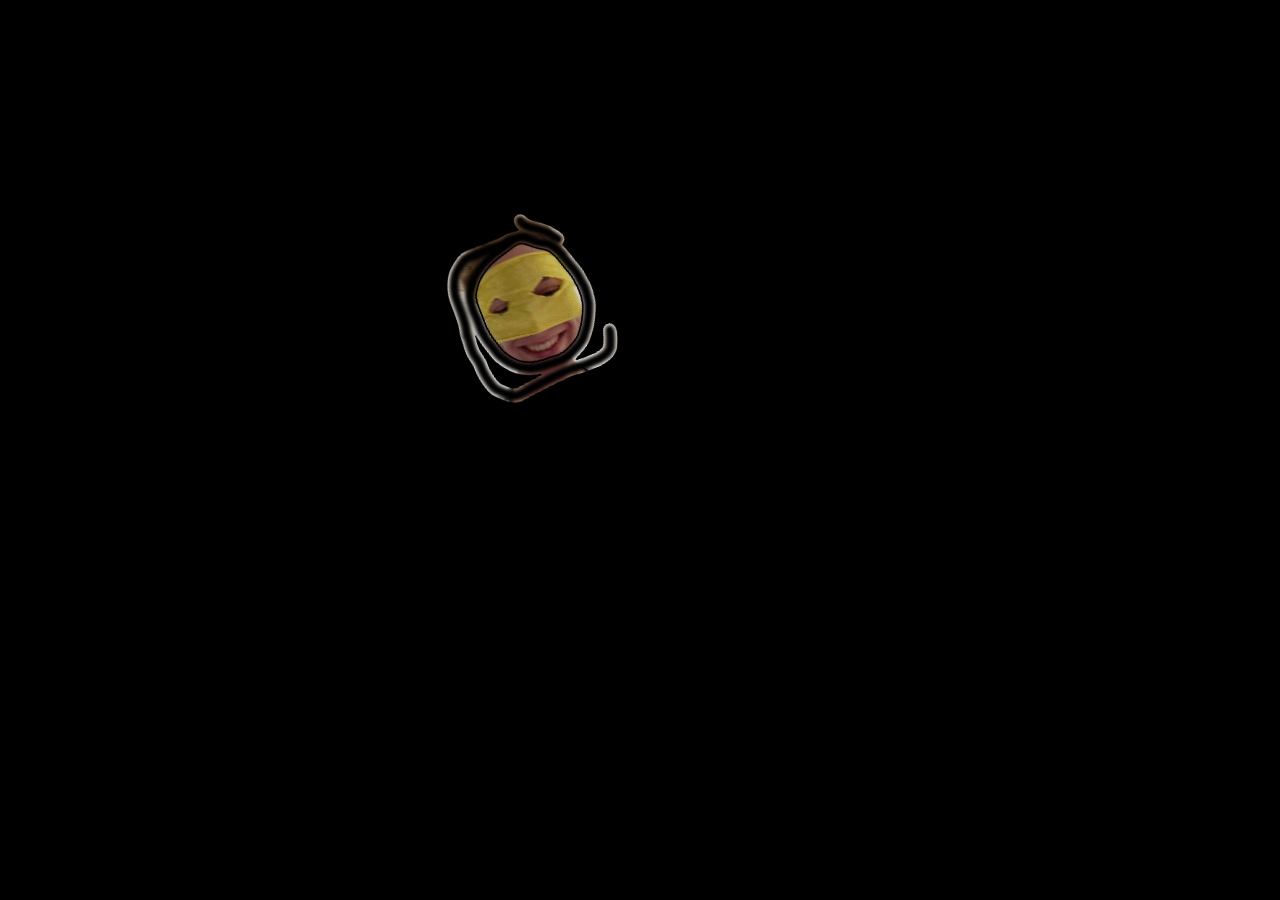
<file: easter_egg.html>
<!DOCTYPE html>
<html lang="cs">
  <head>
    <meta charset="UTF-8" />
    <title>Easter Egg</title>
    <link rel="stylesheet" href="style.css" />
  </head>
  <body class="easter-body">
    <a href="o-mne.html">
      <img src="easter_egg.png" alt="Easter Egg" class="centered-egg-image" />
    </a>

    <script src="easter_egg_rand.js"></script>
  </body>
</html>
</file>
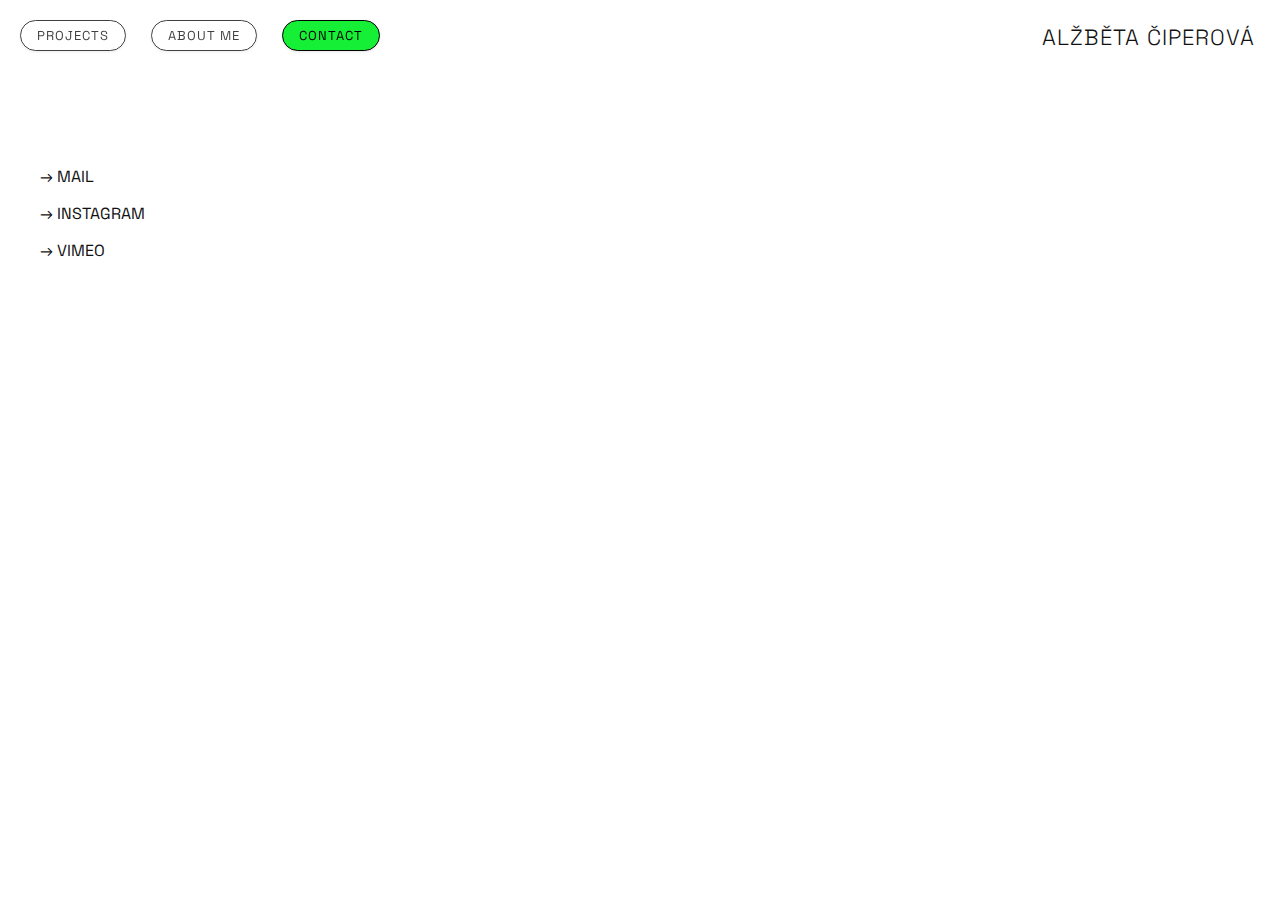
<file: kontakt.html>
<!DOCTYPE html>
<html lang="cs">
  <head>
    <meta charset="UTF-8" />
    <title>Kontakt</title>
    <link rel="stylesheet" href="style.css" />
  </head>
  <body>
    <div class="fixed-header-wrapper"></div>
    <div class="fixed-separator"></div>
    <h2 class="header-name-large">ALŽBĚTA ČIPEROVÁ</h2>

    <div class="nav"></div>
    <nav class="nav">
      <a href="projekty.html">PROJECTS</a>
      <a href="o-mne.html">ABOUT ME</a>
      <a class="active" href="kontakt.html">CONTACT</a>
    </nav>

    <div class="content">
      <p>
        <a href="mailto:ciperovabetka@gmail.com">→ MAIL</a>
      </p>

      <p>
        <a href="https://www.instagram.com/alz_beta_c/" target="_blank"
          >→ INSTAGRAM</a
        >
      </p>

      <p>
        <a href="https://vimeo.com/user197297847?fl=pp&fe=sh" target="_blank"
          >→ VIMEO</a
        >
      </p>
    </div>
  </body>
</html>
</file>
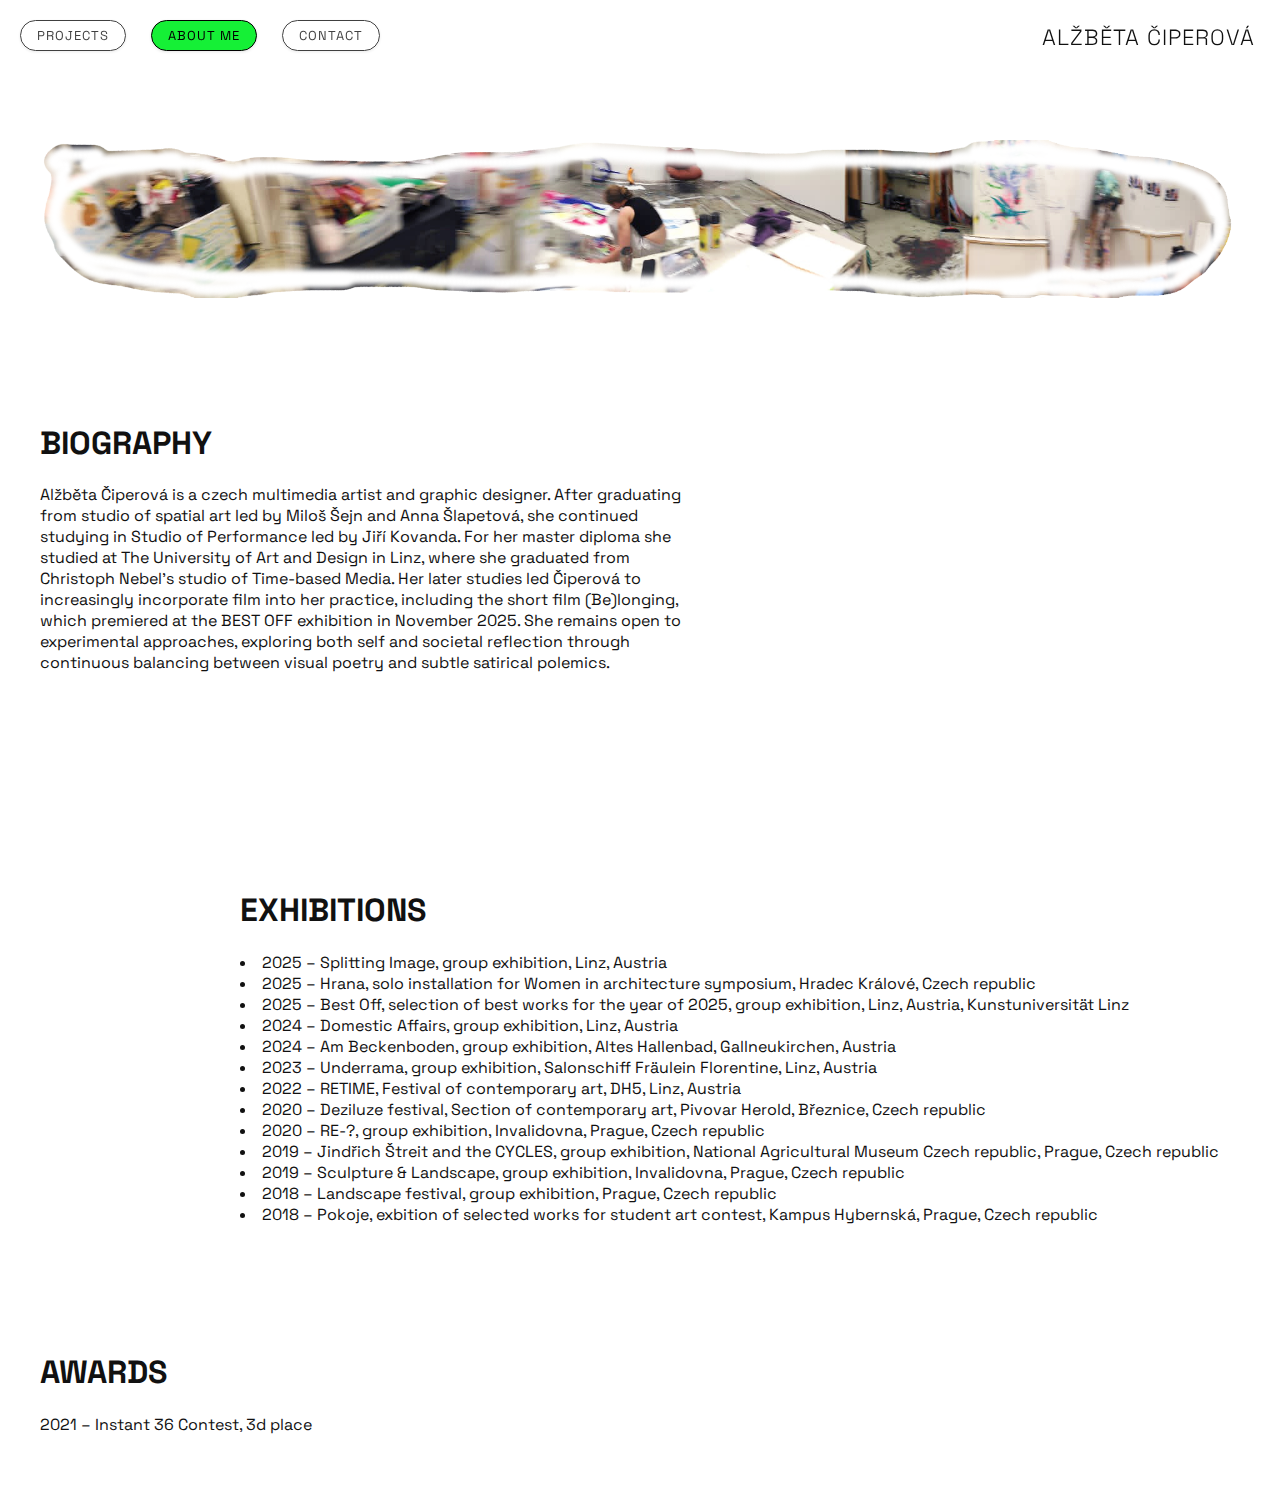
<file: o-mne.html>
<!DOCTYPE html>
<html lang="cs">
  <head>
    <meta charset="UTF-8" />
    <title>About me</title>
    <link rel="stylesheet" href="style.css" />
  </head>
  <body class="about-page">
    <div class="fixed-header-wrapper">
      <h2 class="header-name-large">ALŽBĚTA ČIPEROVÁ</h2>
      <nav class="nav">
        <a href="projekty.html">PROJECTS</a>
        <a class="active" href="o-mne.html">ABOUT ME</a>
        <a href="kontakt.html">CONTACT</a>
      </nav>
    </div>

    <div class="content">
      <div class="about-main-layout">
        <a href="easter_egg.html">
          <img
            src="Alzbeta_Ciperova_Studio.png"
            alt="Studio"
            class="studio-picture"
          />
        </a>

        <div class="about-text-wrapper">
          <section class="about-section biography-left">
            <h1><strong>BIOGRAPHY</strong></h1>
            <p>
              Alžběta Čiperová is a czech multimedia artist and graphic
              designer. After graduating from studio of spatial art led by Miloš
              Šejn and Anna Šlapetová, she continued studying in Studio of
              Performance led by Jiří Kovanda. For her master diploma she
              studied at The University of Art and Design in Linz, where she
              graduated from Christoph Nebel’s studio of Time-based Media. Her
              later studies led Čiperová to increasingly incorporate film into
              her practice, including the short film (Be)longing, which
              premiered at the BEST OFF exhibition in November 2025. She remains
              open to experimental approaches, exploring both self and societal
              reflection through continuous balancing between visual poetry and
              subtle satirical polemics.
            </p>
          </section>

          <section class="about-section exhibitions-right">
            <h1><strong>EXHIBITIONS</strong></h1>
            <ul>
              <li>2025 – Splitting Image, group exhibition, Linz, Austria</li>
              <li>
                2025 – Hrana, solo installation for Women in architecture
                symposium, Hradec Králové, Czech republic
              </li>
              <li>
                2025 – Best Off, selection of best works for the year of 2025,
                group exhibition, Linz, Austria, Kunstuniversität Linz
              </li>
              <li>2024 – Domestic Affairs, group exhibition, Linz, Austria</li>
              <li>
                2024 – Am Beckenboden, group exhibition, Altes Hallenbad,
                Gallneukirchen, Austria
              </li>
              <li>
                2023 – Underrama, group exhibition, Salonschiff Fräulein
                Florentine, Linz, Austria
              </li>

              <li>
                2022 – RETIME, Festival of contemporary art, DH5, Linz, Austria
              </li>

              <li>
                2020 – Deziluze festival, Section of contemporary art, Pivovar
                Herold, Březnice, Czech republic
              </li>
              <li>
                2020 – RE-?, group exhibition, Invalidovna, Prague, Czech
                republic
              </li>
              <li>
                2019 – Jindřich Štreit and the CYCLES, group exhibition,
                National Agricultural Museum Czech republic, Prague, Czech
                republic
              </li>
              <li>
                2019 – Sculpture & Landscape, group exhibition, Invalidovna,
                Prague, Czech republic
              </li>
              <li>
                2018 – Landscape festival, group exhibition, Prague, Czech
                republic
              </li>
              <li>
                2018 – Pokoje, exbition of selected works for student art
                contest, Kampus Hybernská, Prague, Czech republic
              </li>
            </ul>
          </section>

          <section class="about-section awards-solo-left">
            <h1><strong>AWARDS</strong></h1>
            <p>2021 – Instant 36 Contest, 3d place</p>
          </section>
        </div>
      </div>
    </div>
  </body>
</html>
</file>
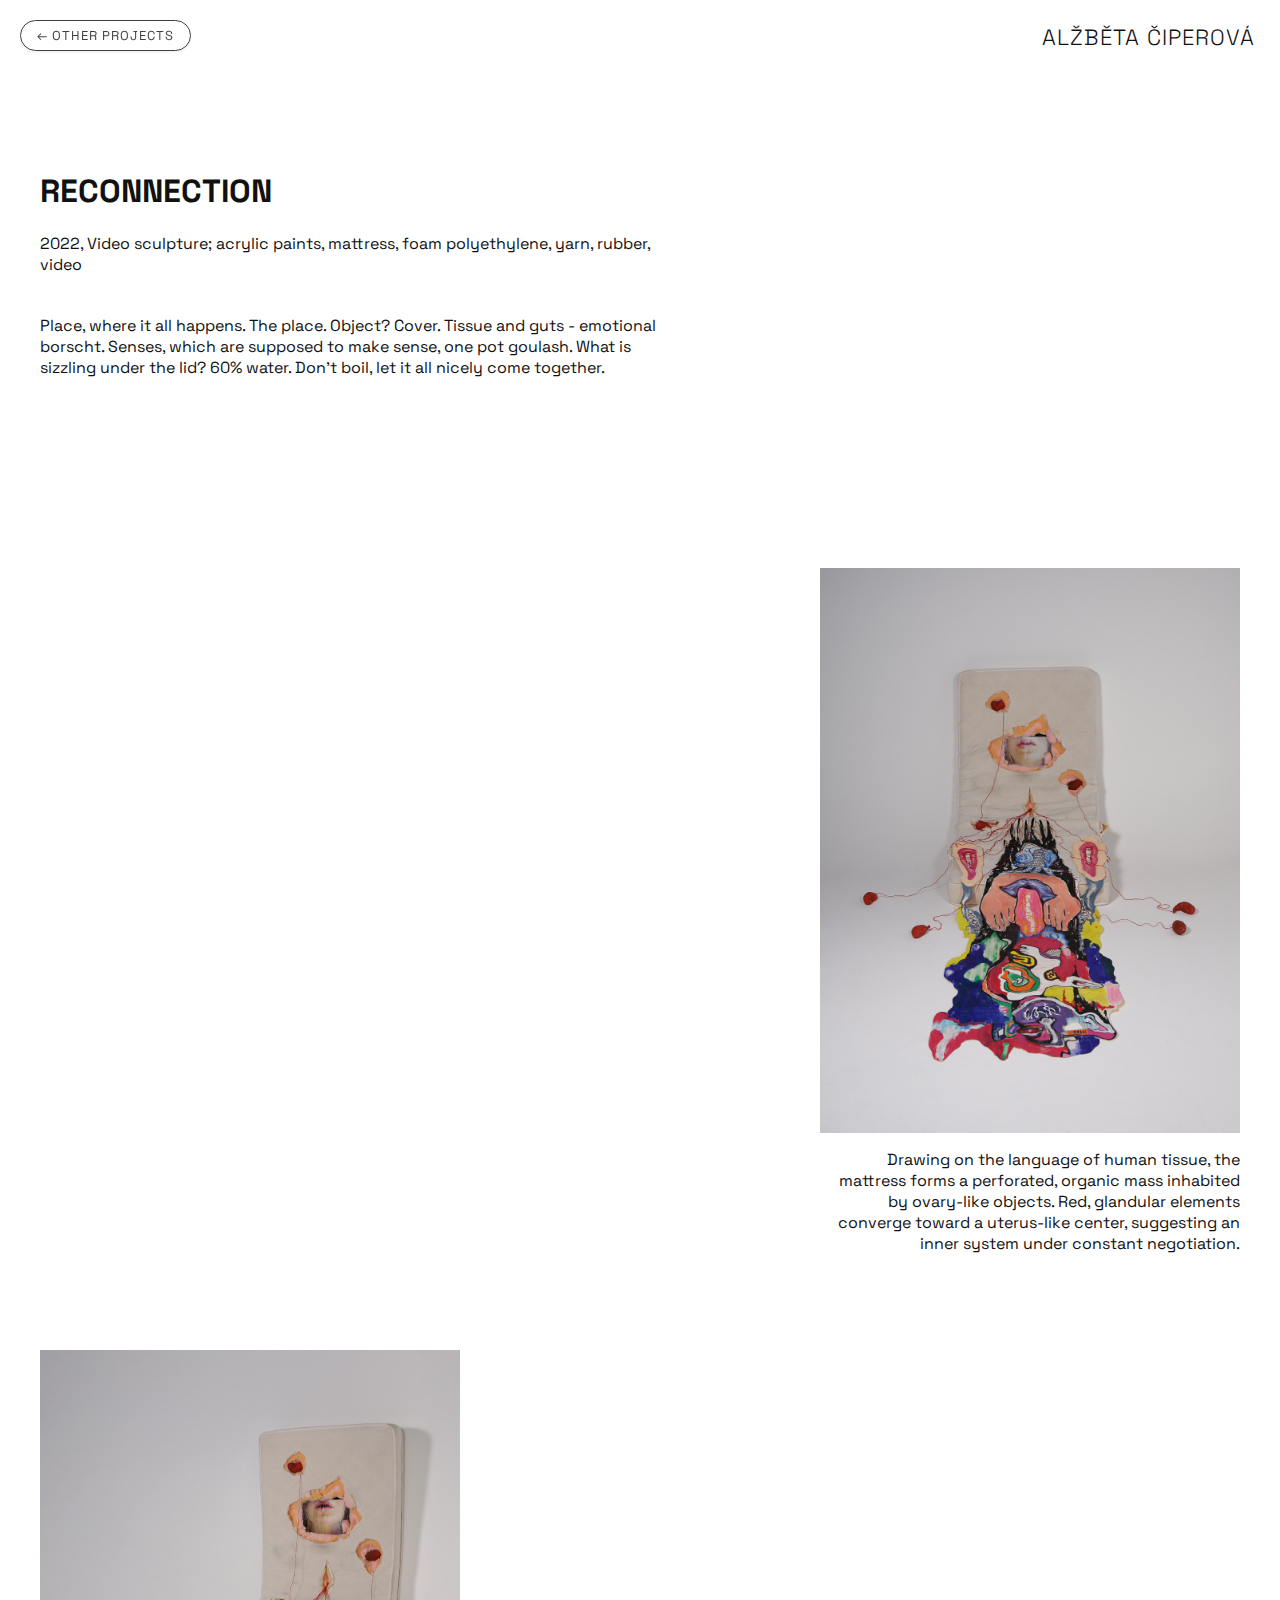
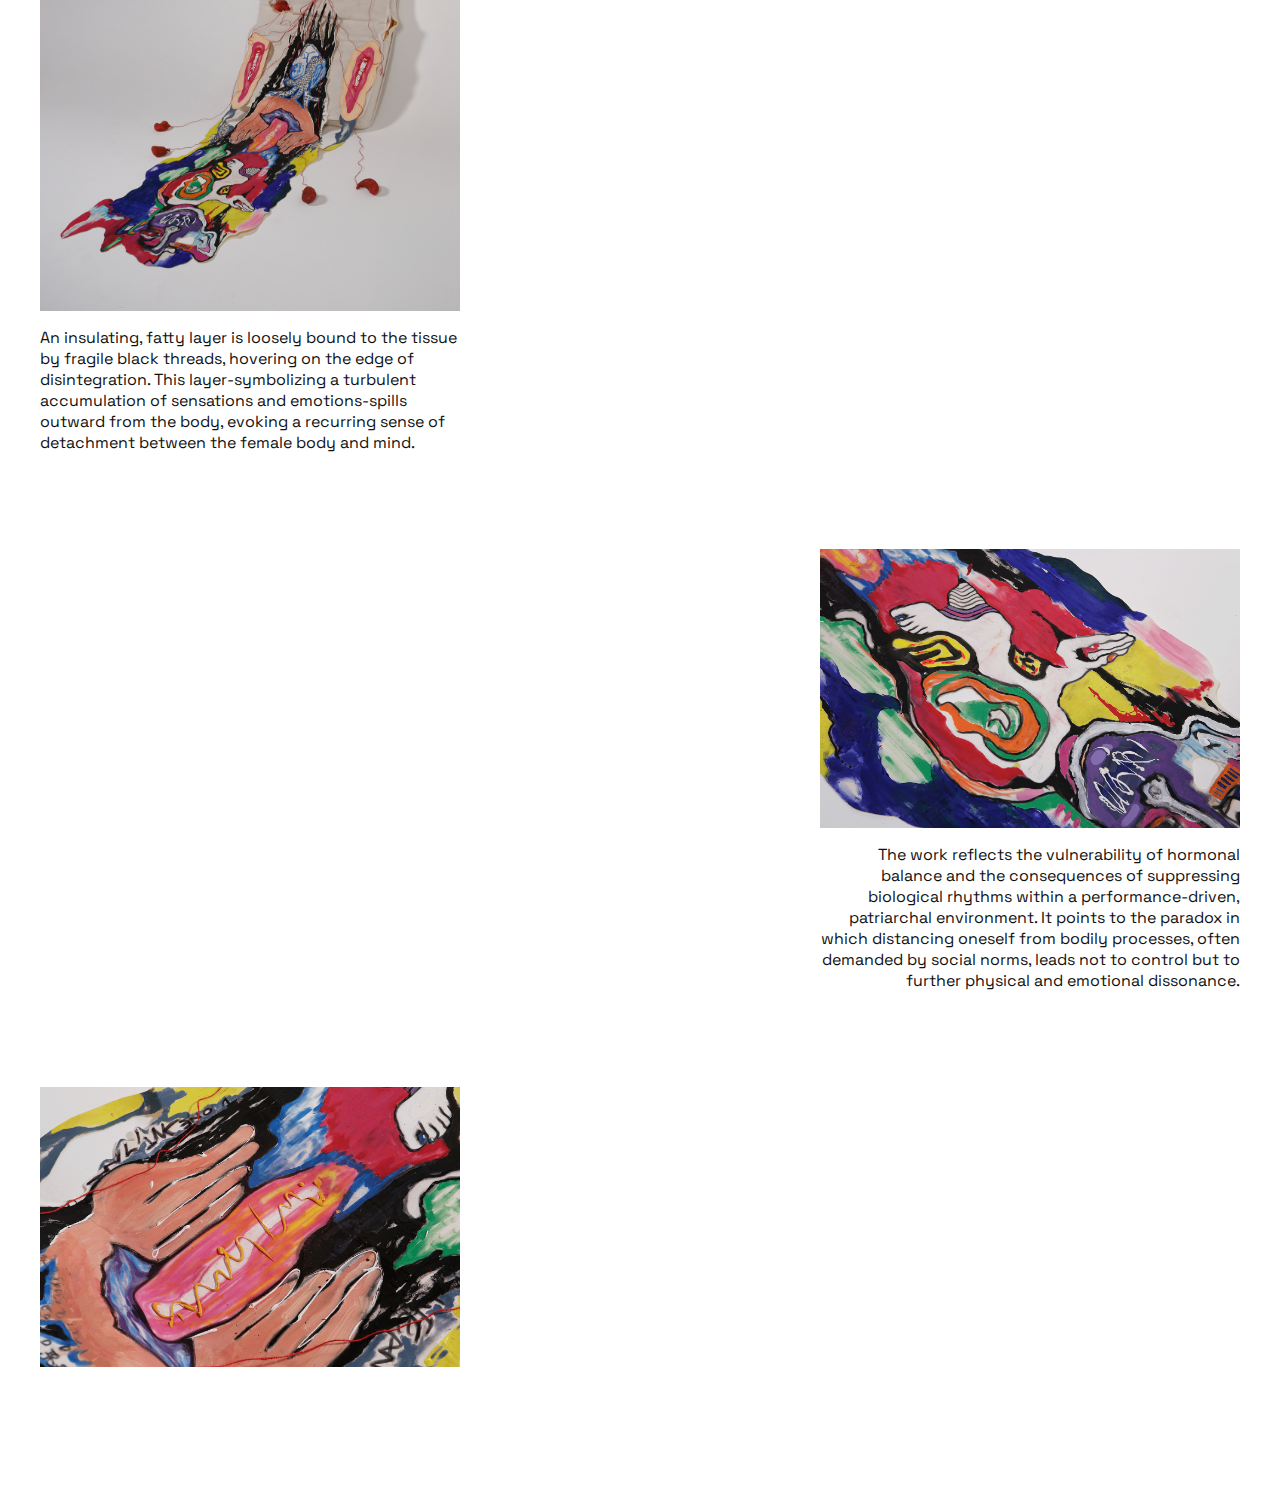
<file: projekt1.html>
<!DOCTYPE html>
<html lang="cs">
  <head>
    <meta charset="UTF-8" />
    <title>RECONNECTION</title>
    <link rel="stylesheet" href="style.css" />
    <script src="script.js" defer></script>
  </head>
  <body>
    <div class="fixed-header-wrapper"></div>
    <div class="fixed-separator"></div>
    <h2 class="header-name-large">ALŽBĚTA ČIPEROVÁ</h2>

    <div class="nav"></div>
    <nav class="nav">
      <a href="projekty.html">← OTHER PROJECTS</a>
    </nav>

    <div class="project-detail">
      <div class="project-detail-text biography-left">
        <h1>RECONNECTION</h1>
        <p>
          2022, Video sculpture; acrylic paints, mattress, foam polyethylene,
          yarn, rubber, video
        </p>
        <p class="main-text">
          Place, where it all happens. The place. Object? Cover. Tissue and guts
          - emotional borscht. Senses, which are supposed to make sense, one pot
          goulash. What is sizzling under the lid? 60% water. Don’t boil, let it
          all nicely come together.
        </p>
      </div>

      <div class="content-gallery-wrapper">
        <div class="content-pair-wrapper standard-layout">
          <div class="content-text-block"></div>

          <div class="content-image-block right-align-text">
            <img src="Reconnection_1.jpg" class="gallery-img" />
            <p>
              Drawing on the language of human tissue, the mattress forms a
              perforated, organic mass inhabited by ovary-like objects. Red,
              glandular elements converge toward a uterus-like center,
              suggesting an inner system under constant negotiation.
            </p>
          </div>
        </div>

        <div class="content-pair-wrapper reversed-layout">
          <div class="content-text-block"></div>

          <div class="content-image-block left-align-text">
            <img src="Reconnection_2.jpg" class="gallery-img" />
            <p>
              An insulating, fatty layer is loosely bound to the tissue by
              fragile black threads, hovering on the edge of disintegration.
              This layer-symbolizing a turbulent accumulation of sensations and
              emotions-spills outward from the body, evoking a recurring sense
              of detachment between the female body and mind.
            </p>
          </div>
        </div>

        <div class="content-pair-wrapper standard-layout">
          <div class="content-text-block"></div>

          <div class="content-image-block right-align-text">
            <img src="Reconnection_3.jpg" class="gallery-img" />
            <p>
              The work reflects the vulnerability of hormonal balance and the
              consequences of suppressing biological rhythms within a
              performance-driven, patriarchal environment. It points to the
              paradox in which distancing oneself from bodily processes, often
              demanded by social norms, leads not to control but to further
              physical and emotional dissonance.
            </p>
          </div>
        </div>

        <div class="content-pair-wrapper reversed-layout">
          <div class="content-text-block"></div>

          <div class="content-image-block">
            <img src="Reconnection_4.jpg" class="gallery-img" />
          </div>
        </div>
      </div>
    </div>

    <div id="image-modal" class="modal">
      <span class="modal-close">&times;</span>
      <img class="modal-content" id="modal-image" />
    </div>
  </body>
</html>
</file>
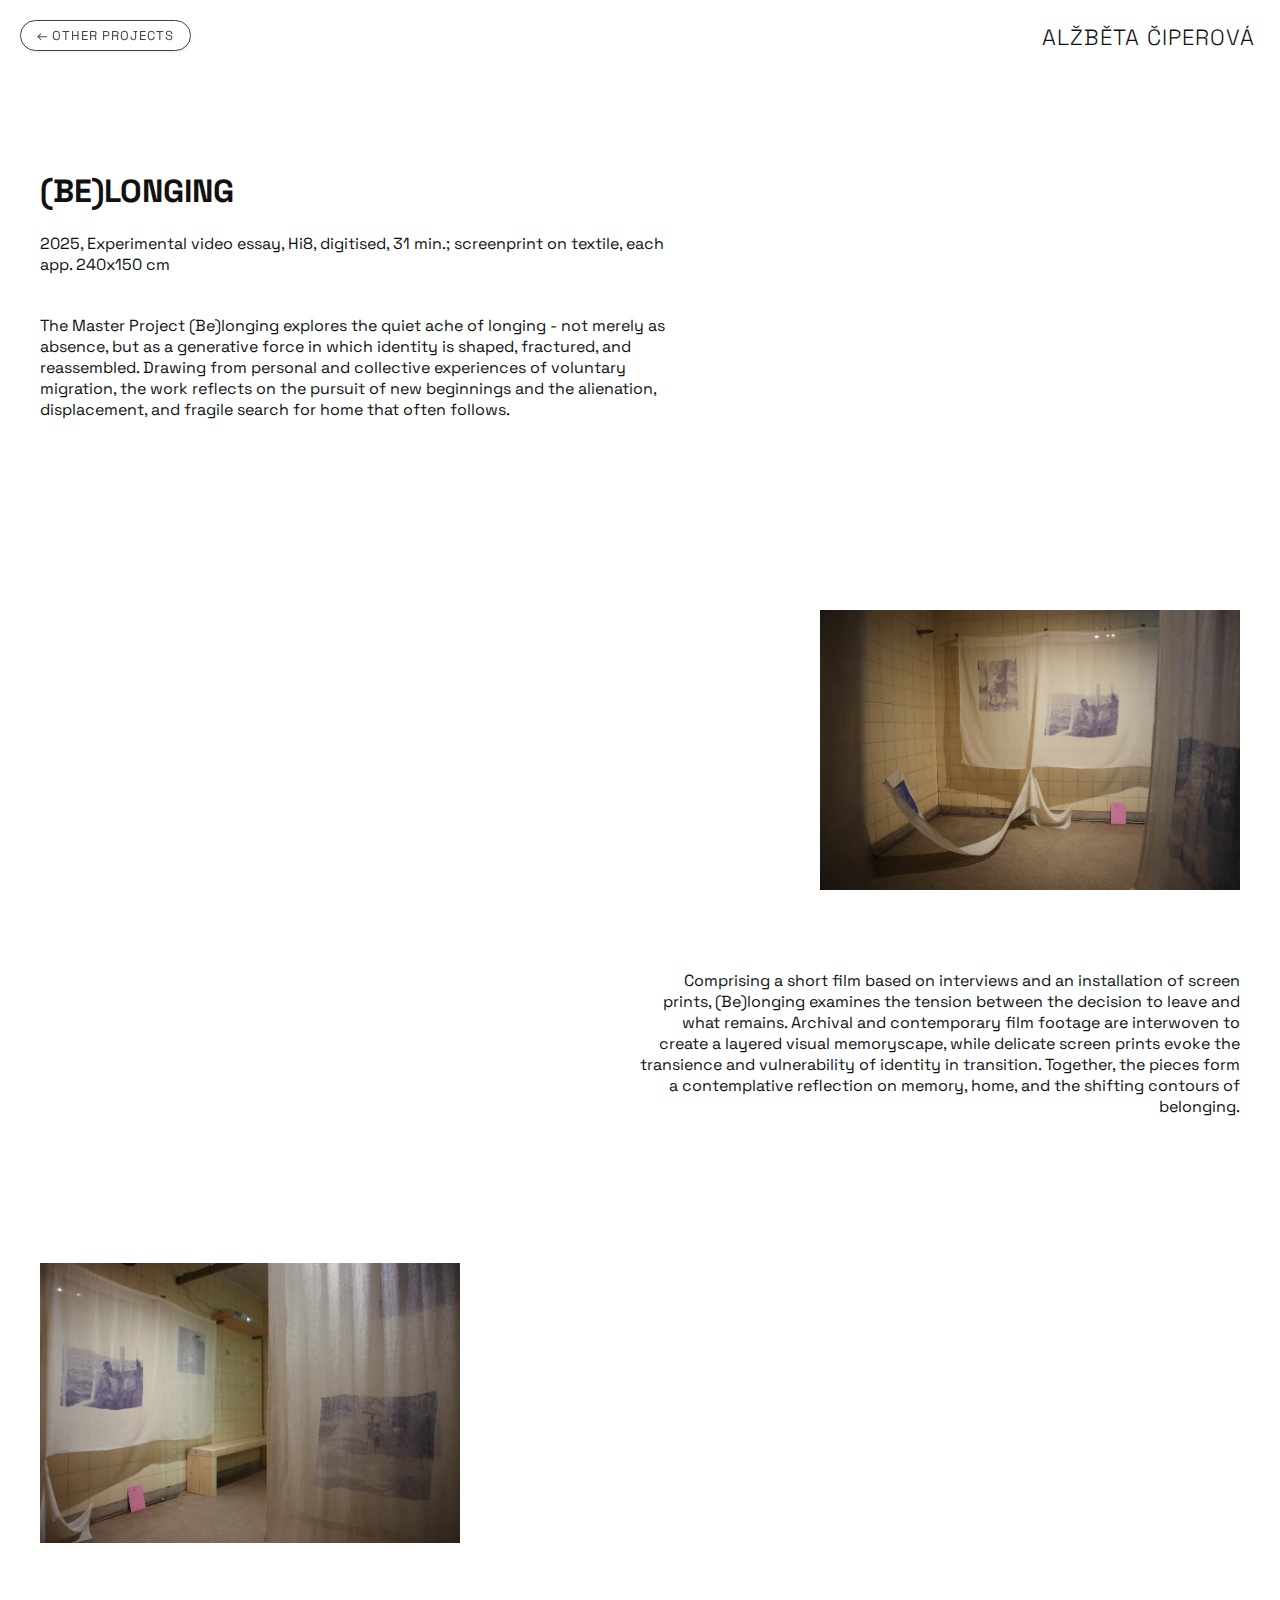
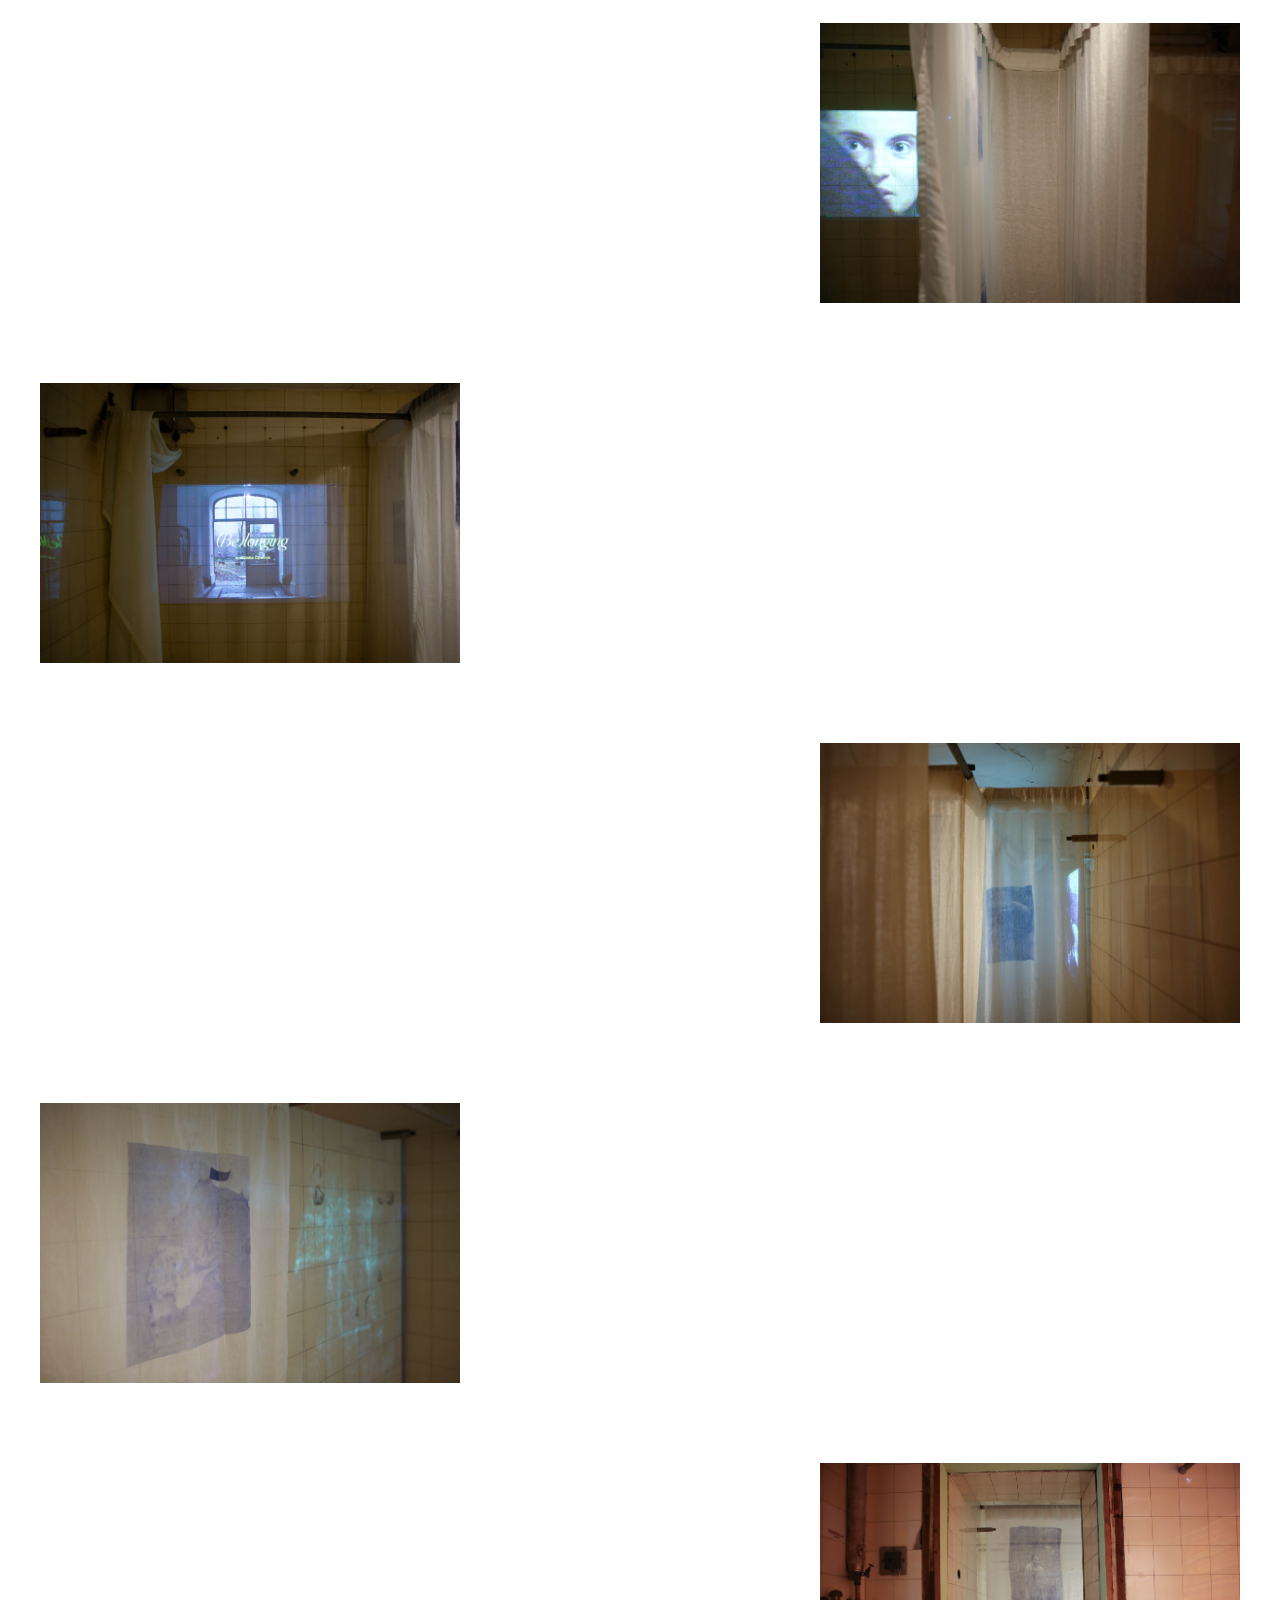
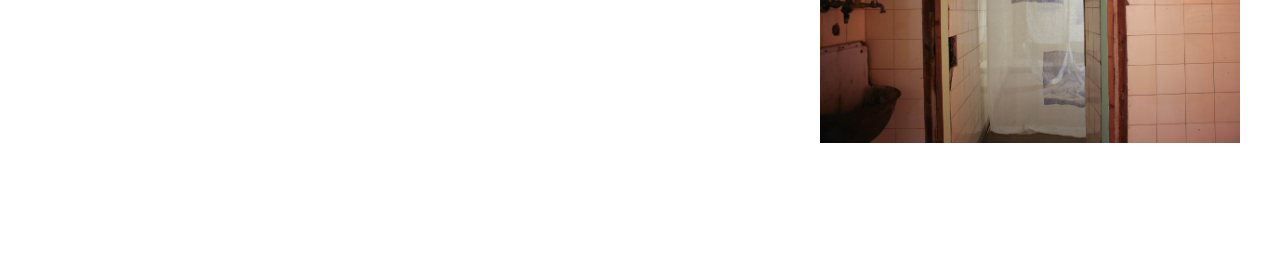
<file: projekt2.html>
<!DOCTYPE html>
<html lang="cs">
  <head>
    <meta charset="UTF-8" />
    <title>(BE)LONGING</title>
    <link rel="stylesheet" href="style.css" />
    <script src="script.js" defer></script>
  </head>
  <body>
    <div class="fixed-header-wrapper"></div>
    <div class="fixed-separator"></div>
    <h2 class="header-name-large">ALŽBĚTA ČIPEROVÁ</h2>

    <div class="nav"></div>
    <nav class="nav">
      <a href="projekty.html">← OTHER PROJECTS</a>
    </nav>

    <div class="project-detail">
      <div class="project-detail-text biography-left">
        <h1>(BE)LONGING</h1>
        <p>
          2025, Experimental video essay, Hi8, digitised, 31 min.; screenprint
          on textile, each app. 240x150 cm
        </p>
        <p class="main-text">
          The Master Project (Be)longing explores the quiet ache of longing -
          not merely as absence, but as a generative force in which identity is
          shaped, fractured, and reassembled. Drawing from personal and
          collective experiences of voluntary migration, the work reflects on
          the pursuit of new beginnings and the alienation, displacement, and
          fragile search for home that often follows.
        </p>
      </div>

      <div class="content-gallery-wrapper">
        <div class="content-pair-wrapper standard-layout">
          <div class="content-image-block">
            <img src="3Be_Longing.jpg" class="gallery-img" />
          </div>
        </div>

        <div class="content-text-block exhibitions-right">
          <p>
            Comprising a short film based on interviews and an installation of
            screen prints, (Be)longing examines the tension between the decision
            to leave and what remains. Archival and contemporary film footage
            are interwoven to create a layered visual memoryscape, while
            delicate screen prints evoke the transience and vulnerability of
            identity in transition. Together, the pieces form a contemplative
            reflection on memory, home, and the shifting contours of belonging.
          </p>
        </div>

        <div class="content-pair-wrapper reversed-layout">
          <div class="content-image-block">
            <img src="8Be_Longing.jpg" class="gallery-img" />
          </div>
        </div>

        <div class="content-pair-wrapper standard-layout">
          <div class="content-image-block">
            <img src="13Be_Longing.jpg" class="gallery-img" />
          </div>
        </div>

        <div class="content-pair-wrapper reversed-layout">
          <div class="content-image-block">
            <img src="1Be_Longing.jpg" class="gallery-img" />
          </div>
        </div>

        <div class="content-pair-wrapper standard-layout">
          <div class="content-image-block">
            <img src="4Be_Longing.jpg" class="gallery-img" />
          </div>
        </div>

        <div class="content-pair-wrapper reversed-layout">
          <div class="content-image-block">
            <img src="6Be_Longing.jpg" class="gallery-img" />
          </div>
        </div>

        <div class="content-pair-wrapper standard-layout">
          <div class="content-image-block">
            <img src="5Be_Longing.jpg" class="gallery-img" />
          </div>
        </div>
      </div>
    </div>

    <div id="image-modal" class="modal">
      <span class="modal-close">&times;</span>
      <img class="modal-content" id="modal-image" />
    </div>
  </body>
</html>
</file>
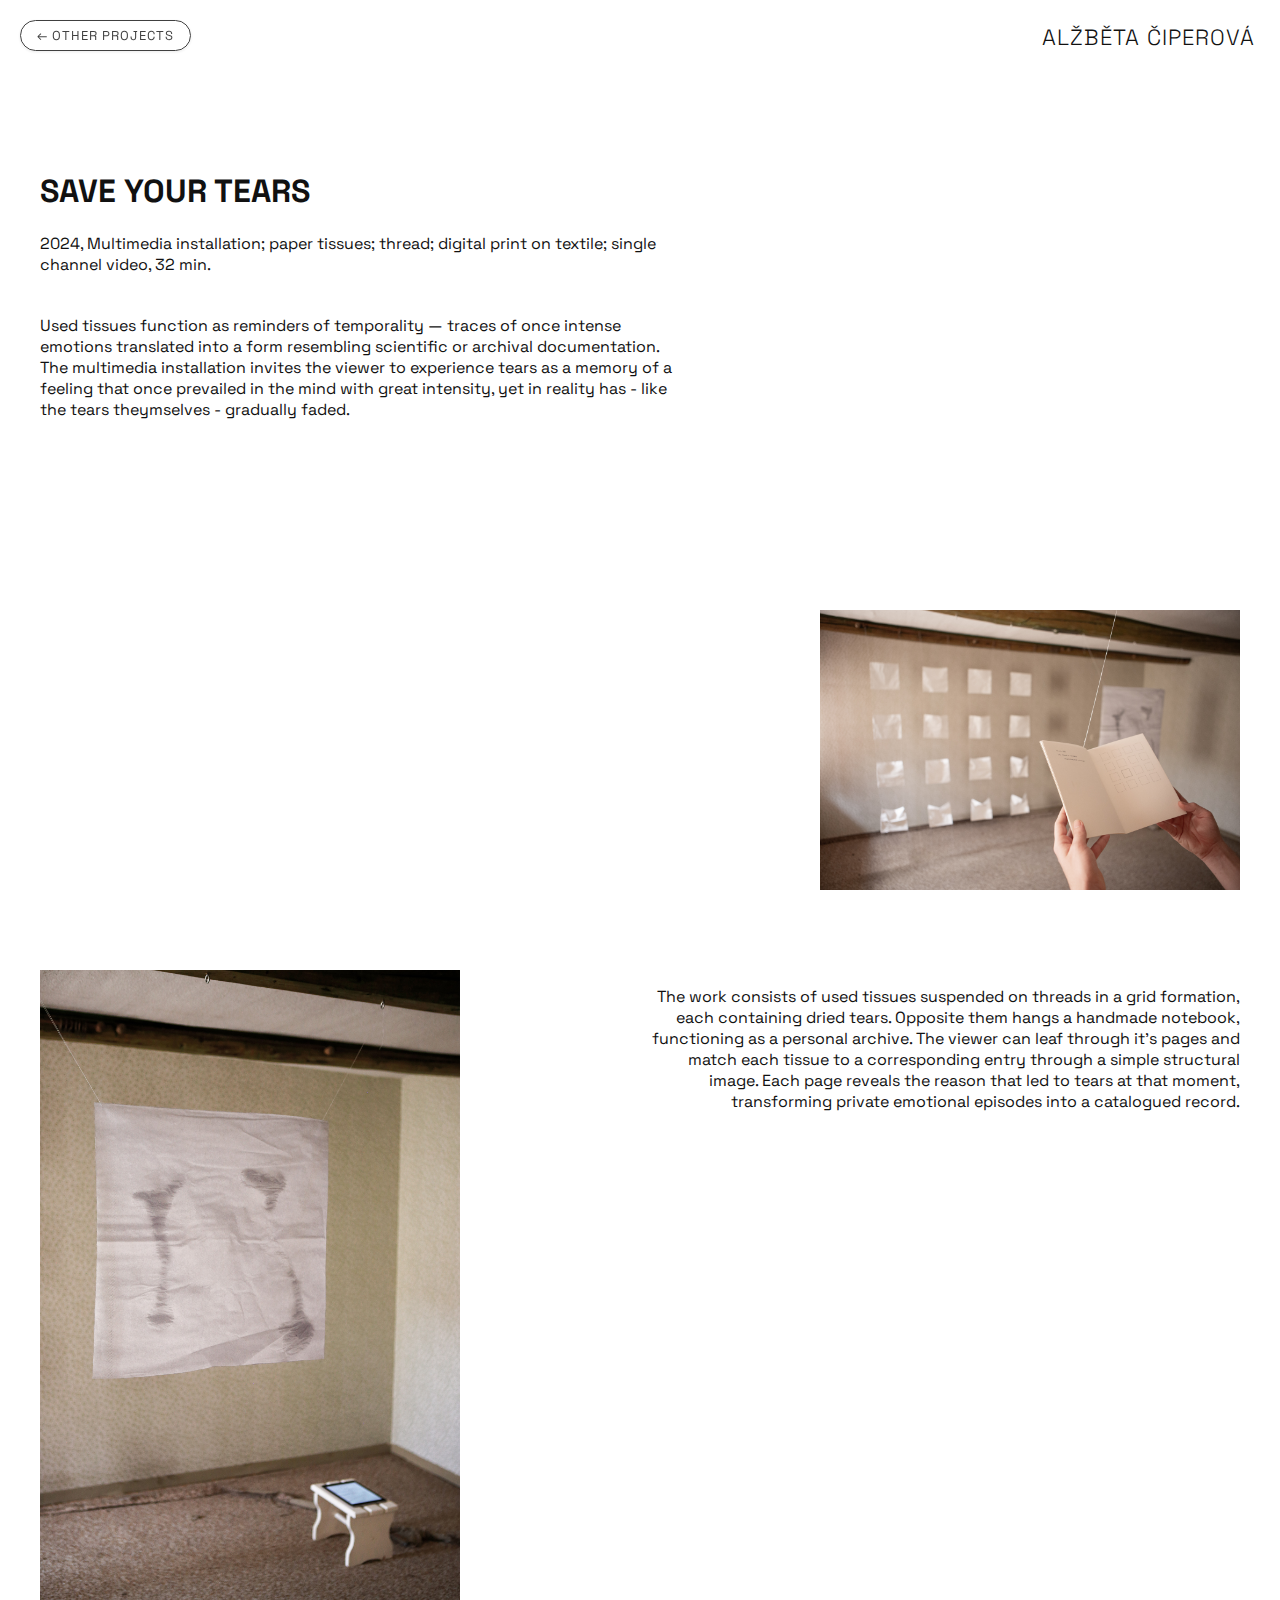
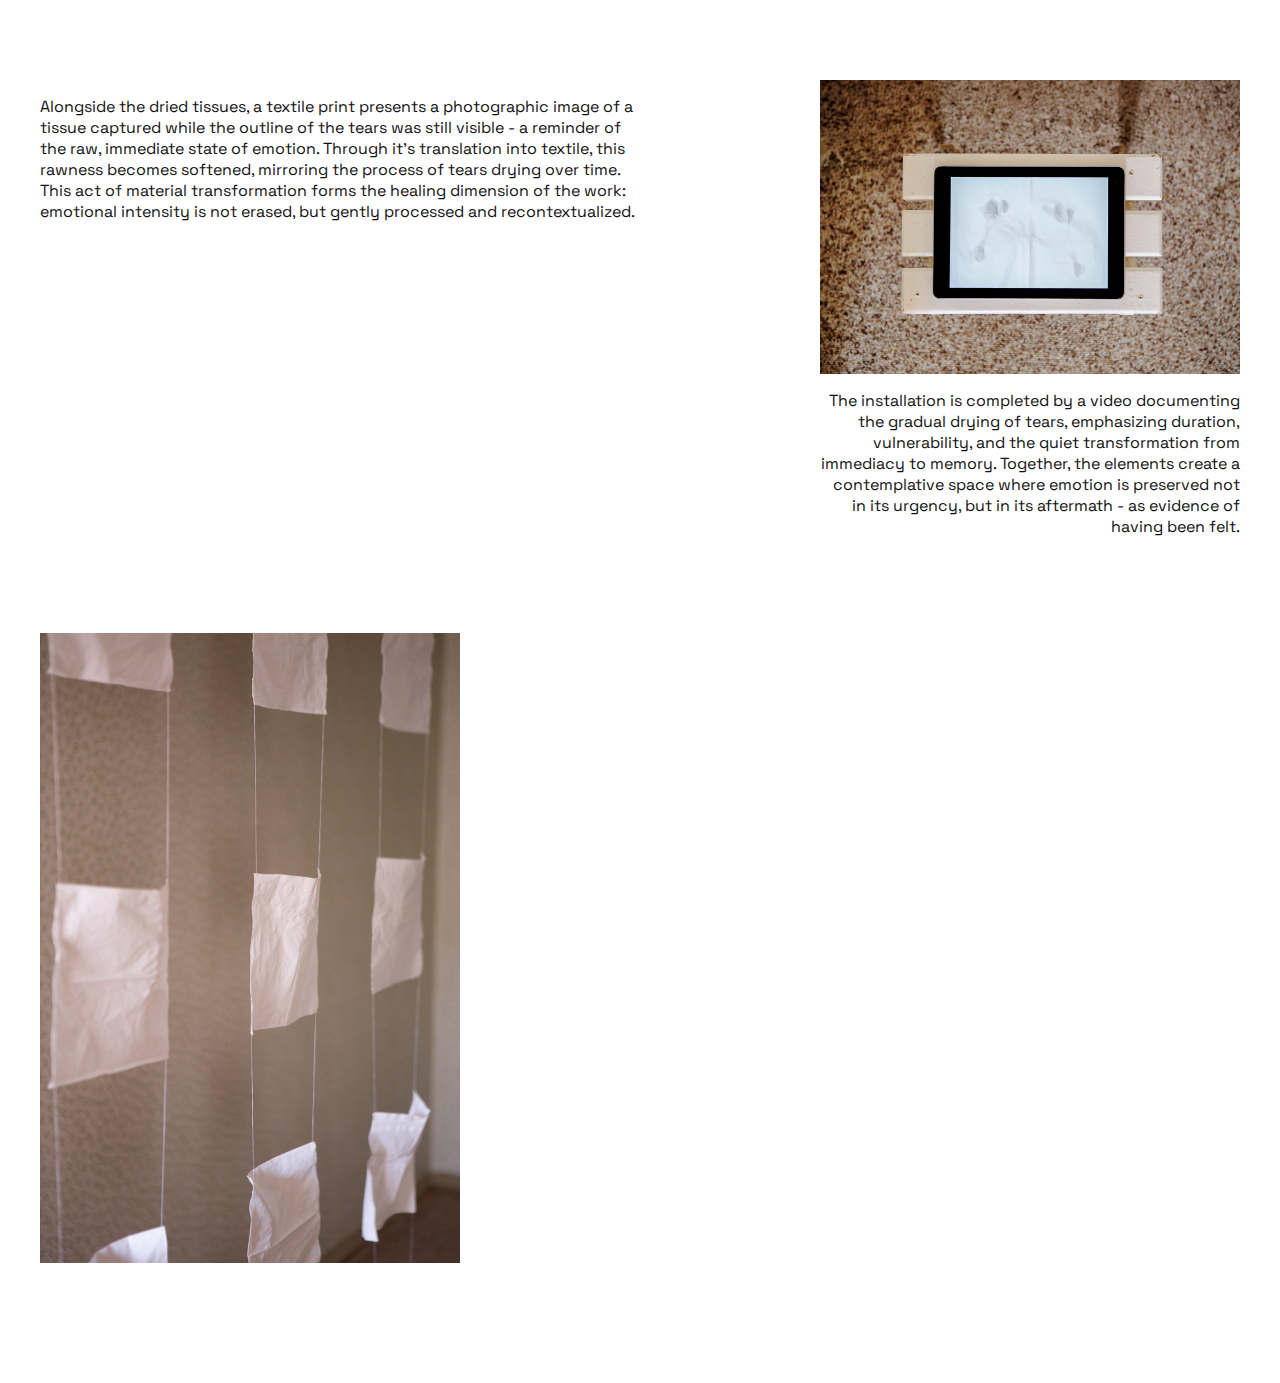
<file: projekt3.html>
<!DOCTYPE html>
<html lang="cs">
  <head>
    <meta charset="UTF-8" />
    <title>SAVE YOUR TEARS</title>
    <link rel="stylesheet" href="style.css" />
    <script src="script.js" defer></script>
  </head>
  <body>
    <div class="fixed-header-wrapper"></div>
    <div class="fixed-separator"></div>
    <h2 class="header-name-large">ALŽBĚTA ČIPEROVÁ</h2>

    <div class="nav"></div>
    <nav class="nav">
      <a href="projekty.html">← OTHER PROJECTS</a>
    </nav>

    <div class="project-detail">
      <div class="project-detail-text biography-left">
        <h1>SAVE YOUR TEARS</h1>
        <p>
          2024, Multimedia installation; paper tissues; thread; digital print on
          textile; single channel video, 32 min.
        </p>
        <p class="main-text">
          Used tissues function as reminders of temporality — traces of once
          intense emotions translated into a form resembling scientific or
          archival documentation. The multimedia installation invites the viewer
          to experience tears as a memory of a feeling that once prevailed in
          the mind with great intensity, yet in reality has - like the tears
          theymselves - gradually faded.
        </p>
      </div>

      <div class="content-gallery-wrapper">
        <div class="content-pair-wrapper standard-layout">
          <div class="content-image-block">
            <img src="Save_your_tears_1.jpg" class="gallery-img" />
          </div>
        </div>

        <div class="content-pair-wrapper reversed-layout">
          <div class="content-text-block">
            <p>
              The work consists of used tissues suspended on threads in a grid
              formation, each containing dried tears. Opposite them hangs a
              handmade notebook, functioning as a personal archive. The viewer
              can leaf through it’s pages and match each tissue to a
              corresponding entry through a simple structural image. Each page
              reveals the reason that led to tears at that moment, transforming
              private emotional episodes into a catalogued record.
            </p>
          </div>
          <div class="content-image-block">
            <img src="Save_your_tears_2.jpg" class="gallery-img" />
          </div>
        </div>

        <div class="content-pair-wrapper standard-layout">
          <div class="content-text-block">
            <p>
              Alongside the dried tissues, a textile print presents a
              photographic image of a tissue captured while the outline of the
              tears was still visible - a reminder of the raw, immediate state
              of emotion. Through it’s translation into textile, this rawness
              becomes softened, mirroring the process of tears drying over time.
              This act of material transformation forms the healing dimension of
              the work: emotional intensity is not erased, but gently processed
              and recontextualized.
            </p>
          </div>
          <div class="content-image-block">
            <img src="Save_your_tears_3.jpg" class="gallery-img" />
            <p>
              The installation is completed by a video documenting the gradual
              drying of tears, emphasizing duration, vulnerability, and the
              quiet transformation from immediacy to memory. Together, the
              elements create a contemplative space where emotion is preserved
              not in its urgency, but in its aftermath - as evidence of having
              been felt.
            </p>
          </div>
        </div>

        <div class="content-pair-wrapper reversed-layout">
          <div class="content-image-block">
            <img src="Save_your_tears_4.jpg" class="gallery-img" />
          </div>
        </div>
      </div>
    </div>

    <div id="image-modal" class="modal">
      <span class="modal-close">&times;</span>
      <img class="modal-content" id="modal-image" />
    </div>
  </body>
</html>
</file>
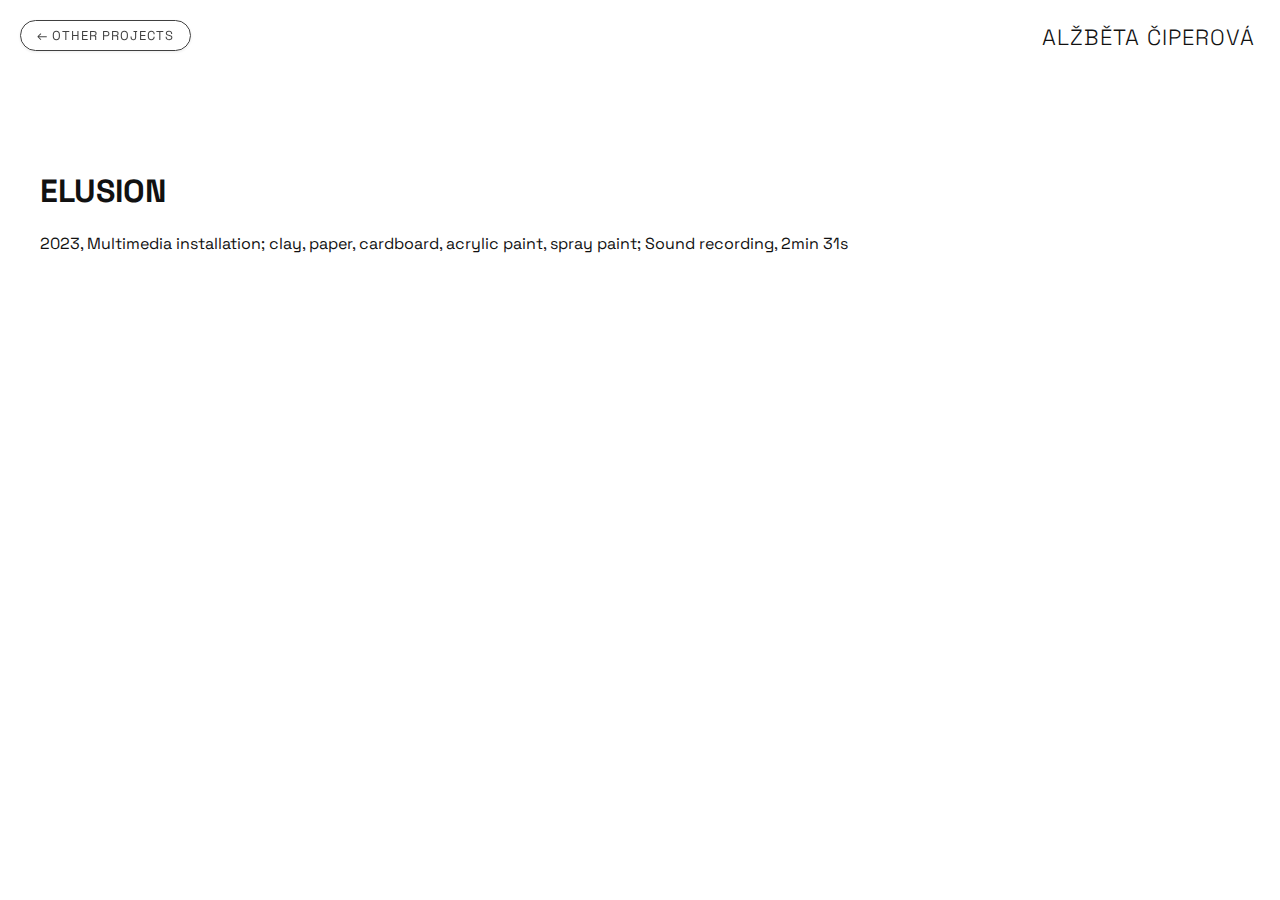
<file: projekt4.html>
<!DOCTYPE html>
<html lang="cs">
  <head>
    <meta charset="UTF-8" />
    <title>ELUSION</title>
    <link rel="stylesheet" href="style.css" />
  </head>
  <body>
    <div class="fixed-header-wrapper"></div>
    <div class="fixed-separator"></div>
    <h2 class="header-name-large">ALŽBĚTA ČIPEROVÁ</h2>

    <div class="nav"></div>
    <nav class="nav">
      <a href="projekty.html">← OTHER PROJECTS</a>
    </nav>

    <div class="project-detail">
      <h1>ELUSION</h1>
      <p>
        2023, Multimedia installation; clay, paper, cardboard, acrylic paint,
        spray paint; Sound recording, 2min 31s
      </p>
    </div>
  </body>
</html>
</file>
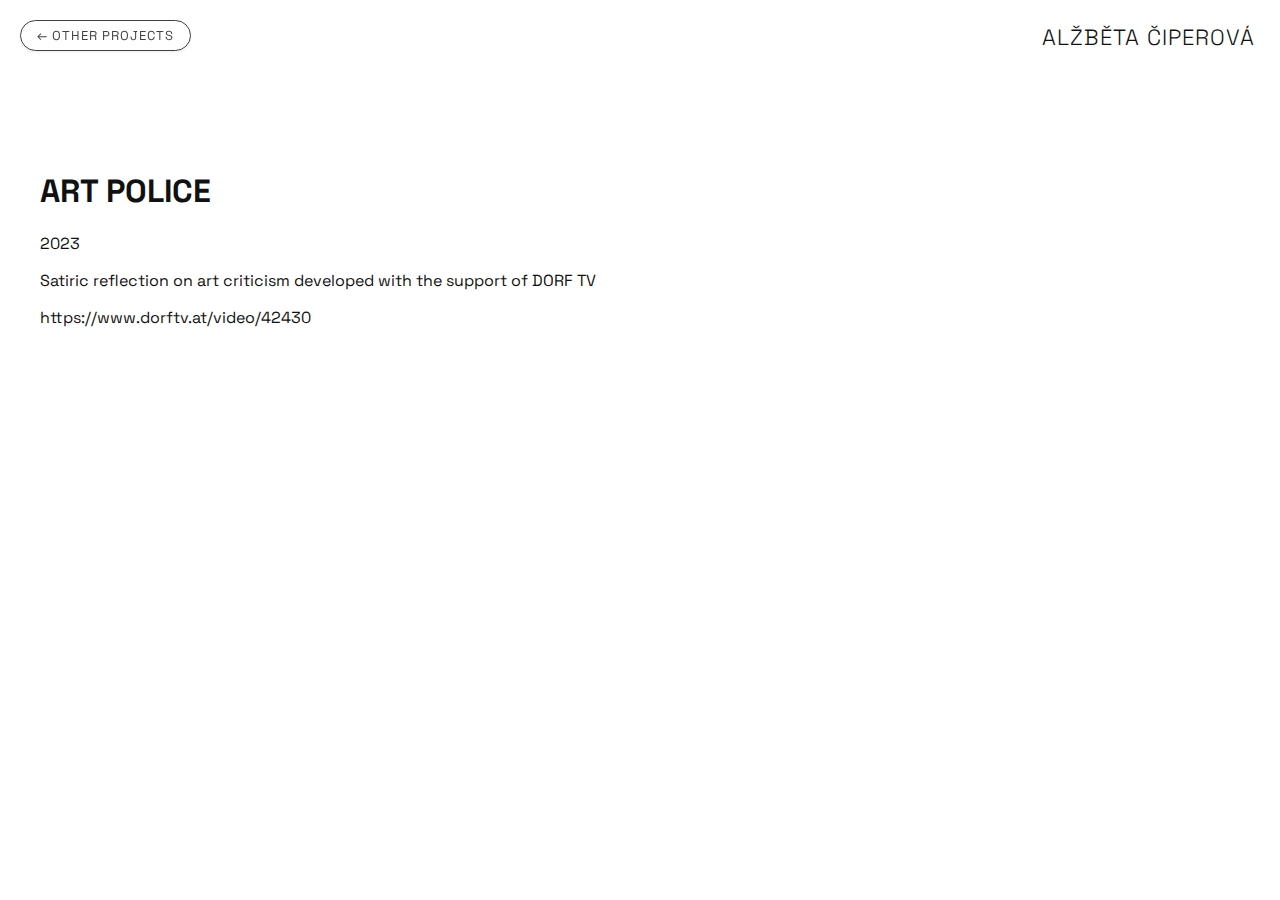
<file: projekt5.html>
<!DOCTYPE html>
<html lang="cs">
  <head>
    <meta charset="UTF-8" />
    <title>ART POLICE</title>
    <link rel="stylesheet" href="style.css" />
  </head>
  <body>
    <div class="fixed-header-wrapper"></div>
    <div class="fixed-separator"></div>
    <h2 class="header-name-large">ALŽBĚTA ČIPEROVÁ</h2>

    <div class="nav"></div>
    <nav class="nav">
      <a href="projekty.html">← OTHER PROJECTS</a>
    </nav>

    <div class="project-detail">
      <h1>ART POLICE</h1>
      <p>2023</p>
      <p>
        Satiric reflection on art criticism developed with the support of DORF
        TV
      </p>
      <p>https://www.dorftv.at/video/42430</p>
    </div>
  </body>
</html>
</file>
<file: style.css>
@import url("https://fonts.googleapis.com/css2?family=Space+Grotesk:wght@300;400;500;600;700&display=swap");

/* --- Global - ZAJIŠTĚNÍ PROTI HORIZONTÁLNÍMU ROLOVÁNÍ --- */
html,
body {
  overflow-x: hidden;
}
body {
  margin: 0;
  padding: 0;
  font-family: "Space Grotesk", sans-serif;
  background: white;
  color: #111;
  min-height: 100vh;
  position: relative;
}

/* --- Navigation (Bublinky, Top-Left) --- */
.nav {
  display: flex;
  flex-wrap: nowrap;
  align-items: center;
  gap: 25px;
  width: auto;
  max-width: 800px;
  padding: 20px 20px;
  background-color: transparent;
  box-sizing: border-box;
  z-index: 20;
  position: fixed;
  top: 0;
  left: 0;
}

.nav a {
  display: inline-block;
  color: #111;
  font-size: 13px;
  text-decoration: none;
  opacity: 0.8;
  letter-spacing: 1px;
  border: 1px solid #111;
  border-radius: 999px;
  box-shadow: 0 1px 3px rgba(0, 0, 0, 0.1);
  padding: 6px 16px;
  white-space: nowrap;
  transition: all 0.2s ease;
}

.nav a.active,
.nav a:hover {
  background-color: #15f036;
  color: #000000;
  border: 1px solid #000000;
  opacity: 1;
}

/* --- NOVÝ STYL: Fixní Kontejner (Wrapper) --- */
.fixed-header-wrapper {
  position: fixed;
  top: 0;
  right: 0;
  width: 100vw;
  z-index: 15;
  overflow: hidden;
  height: auto;
}

.header-name-large {
  position: relative;
  top: 5px;
  font-size: 22px;
  font-weight: 10;
  letter-spacing: 1px;
  color: #111;
  text-transform: uppercase;
  white-space: nowrap;
  float: right;
  max-width: calc(100vw - 605px);
  margin-right: 25px;
  display: block;
}

/* --- General layout (POUZE PRO DETAIL STRÁNKY) --- */
.content,
.project-detail {
  max-width: 1400px;
  margin: auto;
  padding: 150px 40px 40px 40px;
}
.content {
  padding-top: 150px;
}

/* Úpravy pro ABOUT ME */
body.about-page .content {
  padding-top: 50px;
}

.title {
  text-align: center;
  margin-top: 0;
}

/* --- Project grid --- */
.project-grid {
  display: grid;
  grid-template-columns: repeat(3, 1fr);
  gap: 30px;
  padding: 40px;
}
.project-card.project-shifted {
  transform: translateY(-200px) translateX(-10px);
  transition: transform 0.3s ease-out;
}

.project-card img {
  width: 100%;
  height: auto;
  display: block;
  transition: all 0.3s ease-in-out;
}
.project-card:hover img {
  filter: 
    /* Barva: #FF99AA (Jasnější růžová) */ drop-shadow(
      0 0 5px #fffcfd
    )
    drop-shadow(0 0 15px rgba(255, 115, 185, 0.7))
    drop-shadow(0 0 35px rgba(255, 153, 204, 0.4));
  transform: scale(1.03);
}

.project-card {
  text-decoration: none;
  color: #111;
}

.project-card h3 {
  margin-top: 10px;
}

/* Styling pro textovou sekci na začátku stránky (Nad vším) */
.project-detail-text {
  margin-bottom: 150px;
}

/* 1. STYLY PRO PROJEKT 2 (Speciální styly pro původní mřížku odstraněny) */

/* 2. STYLY PRO PROJEKT 3/GENERAL GALLERY (Střídání řádek po řádce) */

/* Izolujeme pravidla Flexboxu do project-detail */
.project-detail .content-gallery-wrapper {
  padding-bottom: 0px;
}

/* Wrapper pro JEDEN PÁR (řádek) */
.project-detail .content-pair-wrapper {
  display: flex;
  /* NA MOBILU: Prvky se řadí pod sebe */
  flex-direction: column;
  justify-content: space-between;
  align-items: flex-start;
  margin-bottom: 80px; /* Přidána mezera mezi řádky obrázků */
}

/* Textový a obrázkový blok: NA MOBILU ZABÍRAJÍ 100% */
.project-detail .content-text-block {
  width: 100%;
  max-width: 100%;
  text-align: left !important;
}
.project-detail .content-image-block {
  width: 100%;
  margin-top: 20px;
  margin-left: unset;
  margin-right: unset;
}

/* --- PRAVIDLO PRO DESKTOP: ŠIRŠÍ OBRAZOVKY (min-width: 900px) --- */
@media (min-width: 900px) {
  /* Project 3/General - Flexbox pro páry */
  .project-detail .content-pair-wrapper {
    flex-direction: row;
  }

  /* VRÁCENÍ PŮVODNÍCH ŠÍŘEK (55% text / 35% obrázek) */
  .project-detail .content-text-block {
    width: 55%; /* Původní hodnota */
    max-width: 600px;
  }
  .project-detail .content-image-block {
    width: 35%; /* Původní hodnota */
    margin-top: 0;
  }

  /* NOVÉ PRAVIDLO: Zarovnání textu doprava pro druhý blok Projectu 2 */
  .content-text-block.exhibitions-right p {
    text-align: right;
  }

  /* Standard Layout (Text vlevo / Obrázek vpravo) */
  .project-detail .standard-layout .content-image-block {
    margin-left: auto;
    margin-right: unset;
  }

  /* Speciální CSS, které jsme přidali naposledy pro text pod obrázkem 3, aby byl zarovnaný doprava */
  .project-detail .standard-layout .content-image-block p {
    text-align: right;
  }

  /* Reversed Layout (Obrázek vlevo / Text vpravo) */
  .project-detail .content-pair-wrapper.reversed-layout {
    flex-direction: row-reverse;
  }

  .project-detail .reversed-layout .content-text-block {
    text-align: right !important;
  }
  .project-detail .reversed-layout .content-image-block {
    margin-right: auto;
    margin-left: unset;
  }
}

/* Obrázky v galerii (Pro Modal/Lightbox) */
.gallery-img {
  width: 100%;
  height: auto;
  display: block;
  cursor: pointer;
  margin-bottom: 0;
}
/* Konec stylů pro Project 3/General Gallery */

/* --- LANDING PAGE STYLY (Opravené) --- */

body.landing {
  overflow: hidden;
  overflow-x: hidden;
}

.landing-center {
  position: absolute;
  top: 50%;
  left: 50%;
  transform: translate(-50%, -50%);
  text-align: center;
  z-index: 10;
}

.landing-name {
  font-size: 40px;
  letter-spacing: 1px;
  font-weight: 600;
}

.enter-btn {
  margin-top: 10px;
  display: inline-block;
  padding: 8px 27px;
  border: 1px solid #111;
  border-radius: 20px;
  text-decoration: none;
  color: #111;
  font-weight: 380;
  transition: all 0.3s ease;
}

.enter-btn:hover {
  background: #15f036;
  color: #000000;
  border-color: #000000;
}

/* Styly pro Floating Images */
.float-img {
  position: fixed;
  top: 50%;
  left: 50%;
  transform: translate(calc(-50% + var(--x)), calc(-50% + var(--y)))
    rotate(var(--r));
  width: 200px;
  height: auto;
  max-width: 15vw;
  z-index: 5;
  transition: transform 0.1s linear, filter 0.3s ease;
  pointer-events: none;
}

/* --- LIGHTBOX/MODAL STYLY --- */

.modal {
  display: none;
  position: fixed;
  z-index: 9999;
  padding-top: 60px;
  left: 0;
  top: 0;
  width: 100%;
  height: 100%;
  overflow: auto;
  background-color: rgba(0, 0, 0, 0.9);
}

.modal-content {
  margin: auto;
  display: block;
  width: 90%;
  max-width: 1000px;
  max-height: 90vh;
  object-fit: contain;
}

.modal-close {
  position: absolute;
  top: 15px;
  right: 35px;
  color: #f1f1f1;
  font-size: 40px;
  font-weight: bold;
  transition: 0.3s;
  cursor: pointer;
}

.modal-close:hover,
.modal-close:focus {
  color: #bbb;
  text-decoration: none;
  cursor: pointer;
}
.main-text {
  margin-top: 40px;
  margin-bottom: -140px;
}
/* --- OSTATNÍ SEKCIE (ABOUT ME) --- */

/* 1. BIOGRAPHY (Levý blok) */
.biography-left {
  max-width: 650px; /* NOVÁ ŠÍŘKA pro Bio */
  margin-right: auto; /* Zajistí zarovnání k levé straně */
  padding-top: 0px;
  padding-bottom: 180px;
}

/* 2. EXHIBITIONS (Pravý blok) - POUŽÍVÁ SE PRO DRUHÝ TEXT PROJEKTU 2 */
.exhibitions-right {
  max-width: 1000px; /* NOVÁ ŠÍŘKA pro Exhibitions */
  margin-left: auto; /* Klíčové: Zarovná celý blok doprava */
  padding-bottom: 130px;
}

/* Oprava formátování seznamu (UL) */
.exhibitions-right ul {
  list-style-position: inside;
  padding-left: 0;
}

/* 3. AWARDS (Blok pod ostatními) */
.awards-solo-left {
  max-width: 600px;

  /* Vynutí zalomení a zabere celou šířku řádku */
  flex-basis: 100%;

  /* Nastavení okrajů pro zarovnání doleva */
  margin-left: 0;
  margin-right: auto; /* Zajistí zarovnání k levému okraji */

  /* Horní mezera */
  margin-top: -40px;
}

.studio-picture {
  width: 100%;
  max-width: 1400px;
  height: auto;
  display: block;
  margin: 90px auto 125px auto;
  transition: all 0.3s ease-in-out;
}
.studio-picture:hover {
  filter: 
    /* Barva: #FF99AA (Jasnější růžová) */ drop-shadow(
      0 0 5px #fffcfd
    )
    drop-shadow(0 0 15px rgba(255, 115, 185, 0.7))
    drop-shadow(0 0 35px rgba(255, 153, 204, 0.4));
}

/* --- EASTER EGG STYLY --- */
.easter-body {
  min-height: 100vh;
  width: 100vw;
  margin: 0;
  background: rgb(0, 0, 0);
  overflow: hidden;
}

.centered-egg-image {
  max-width: 12vw;
  max-height: 70vh;
  width: auto;
  height: auto;
  display: block;
  position: fixed;
  top: 50%;
  left: 50%;
  transform: translate(-50%, -50%);
  transition: all 0.3s ease-in-out;
}

.centered-egg-image:hover {
  filter: drop-shadow(0 0 5px #fffcfd)
    drop-shadow(0 0 15px rgba(255, 115, 185, 0.7))
    drop-shadow(0 0 35px rgba(255, 153, 204, 0.4));
  transform: translate(-50%, -50%) scale(1.03);
}
.content p a {
  text-decoration: none;
  color: inherit;
  transition: color 0.2s ease-in-out;
}

.content p a:hover {
  color: #15f036;
}
</file>
